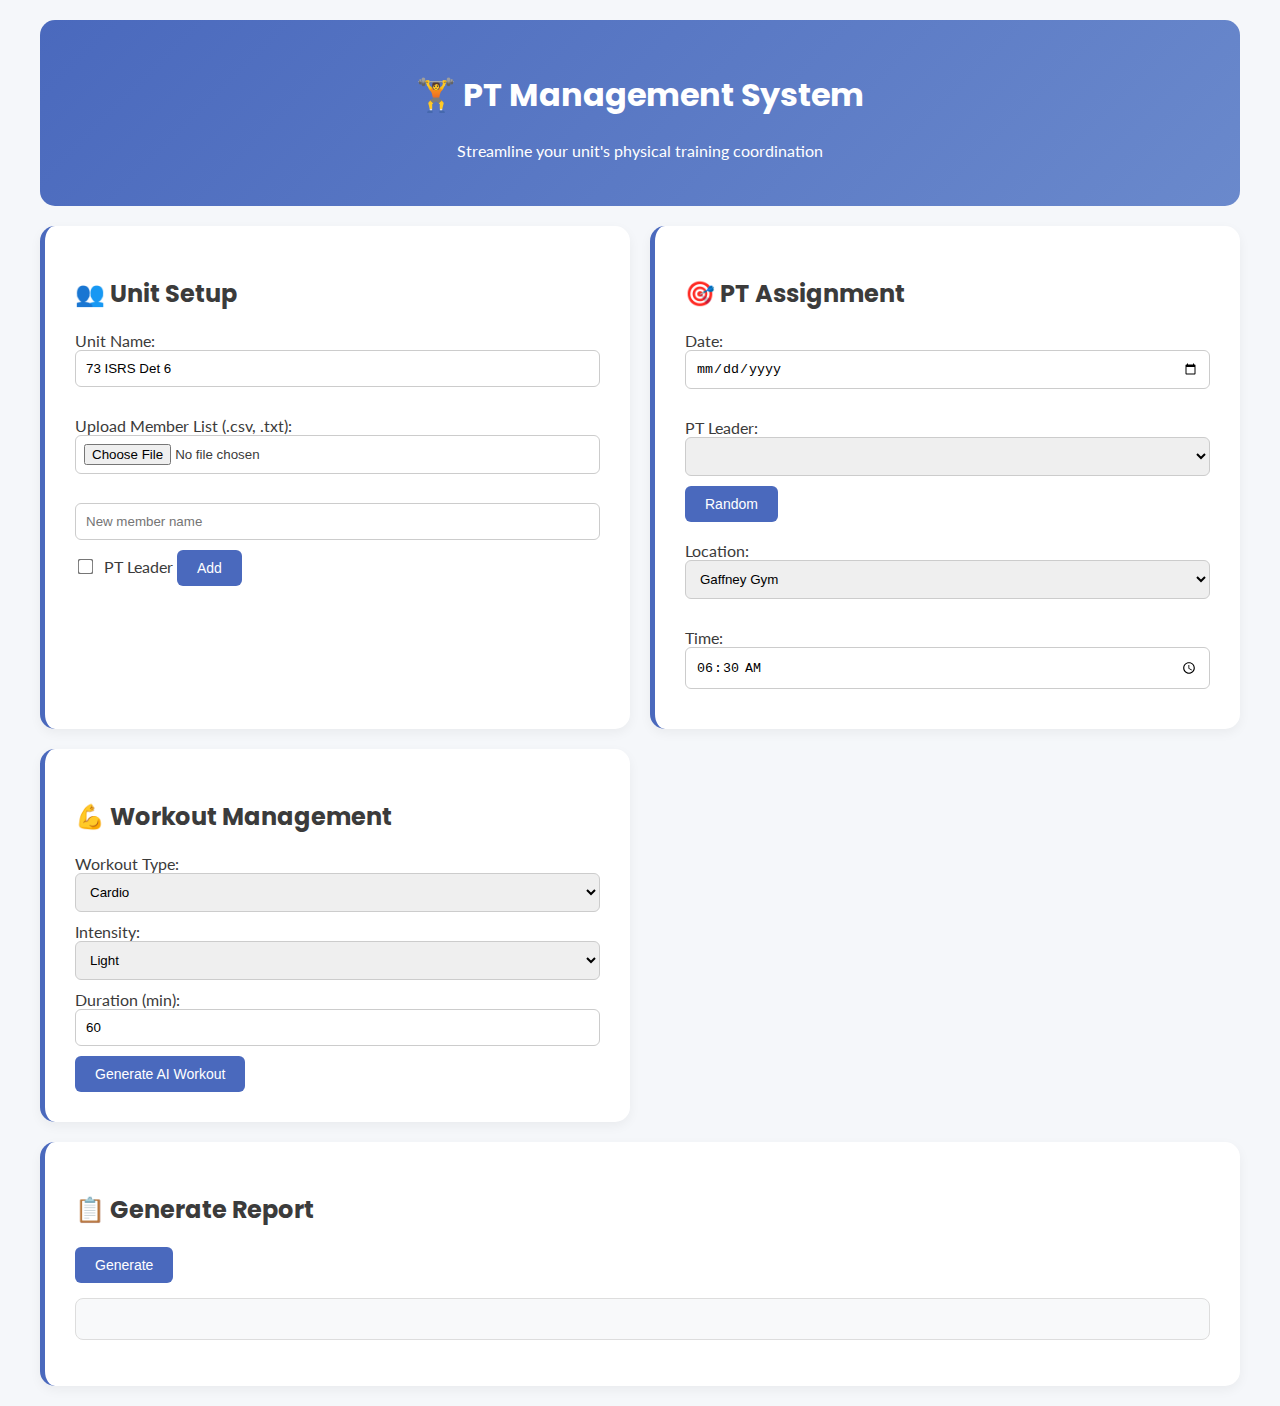
<file: index.html>
<!DOCTYPE html>
<html lang="en">
<head>
    <meta charset="UTF-8">
    <meta name="viewport" content="width=device-width, initial-scale=1.0">
    <title>PT Management System</title>
    <link rel="stylesheet" href="style.css">
    <!-- Add these inside the <head> tag in index.html -->
    <link rel="preconnect" href="https://fonts.googleapis.com">
    <link rel="preconnect" href="https://fonts.gstatic.com" crossorigin>
    <link href="https://fonts.googleapis.com/css2?family=Lato:wght@400;700&family=Poppins:wght@500;700&display=swap" rel="stylesheet">
</head>
<body>
    <div class="container">
        <div class="header">
            <h1>🏋️ PT Management System</h1>
            <p>Streamline your unit's physical training coordination</p>
        </div>

        <div class="main-content">
            <div class="section">
                <h2>👥 Unit Setup</h2>
                <label for="unitName">Unit Name:</label>
                <input type="text" id="unitName" value="73 ISRS Det 6" readonly>
                <br><br>
                <label for="memberFile">Upload Member List (.csv, .txt):</label>
                <input type="file" id="memberFile" accept=".csv,.txt">
                <br><br>
                <input type="text" id="newMember" placeholder="New member name">
                <label for="isPTLeader"><input type="checkbox" id="isPTLeader"> PT Leader</label>
                <button class="btn" id="addMemberBtn">Add</button>
                <div id="memberManagement" class="member-list"></div>
            </div>

            <div class="section">
                <h2>🎯 PT Assignment</h2>
                <label for="ptDate">Date:</label>
                <input type="date" id="ptDate"><br><br>
                <label for="ptLeader">PT Leader:</label>
                <select id="ptLeader"></select>
                <button class="btn" id="randomLeaderBtn">Random</button>
                <br><br>
                <label for="ptLocation">Location:</label>
                <select id="ptLocation">
                    <option value="Gaffney Gym">Gaffney Gym</option>
                    <option value="Eagle Fitness">Eagle Fitness</option>
                    <option value="Parade Field">Parade Field</option>
                    <option value="custom">Custom</option>
                </select>
                <input type="text" id="customLocation" placeholder="Enter custom location" style="display:none;">
                <br><br>
                <label for="ptTime">Time:</label>
                <input type="time" id="ptTime" value="06:30">
            </div>

            <div class="section">
                <h2>💪 Workout Management</h2>
                <label for="workoutType">Workout Type:</label>
                <select id="workoutType">
                    <option value="cardio">Cardio</option>
                    <option value="strength">Strength</option>
                    <option value="mixed">Mixed</option>
                </select>
                <label for="workoutIntensity">Intensity:</label>
                <select id="workoutIntensity">
                    <option value="light">Light</option>
                    <option value="moderate">Moderate</option>
                    <option value="intense">Intense</option>
                </select>
                <label for="workoutDuration">Duration (min):</label>
                <input type="number" id="workoutDuration" value="60">
                <button class="btn" id="generateWorkoutBtn">Generate AI Workout</button>
                <div id="workoutContent"></div>
            </div>

            <div class="section" id="report-section">
                <h2>📋 Generate Report</h2>
                <button class="btn" id="generateReportBtn">Generate</button>
                <button class="btn" id="copyReportBtn" style="display:none;">Copy to Clipboard</button>
                <pre id="reportOutput"></pre>
            </div>
        </div>
    </div>

    <script src="script.js"></script>
</body>
</html>
</file>
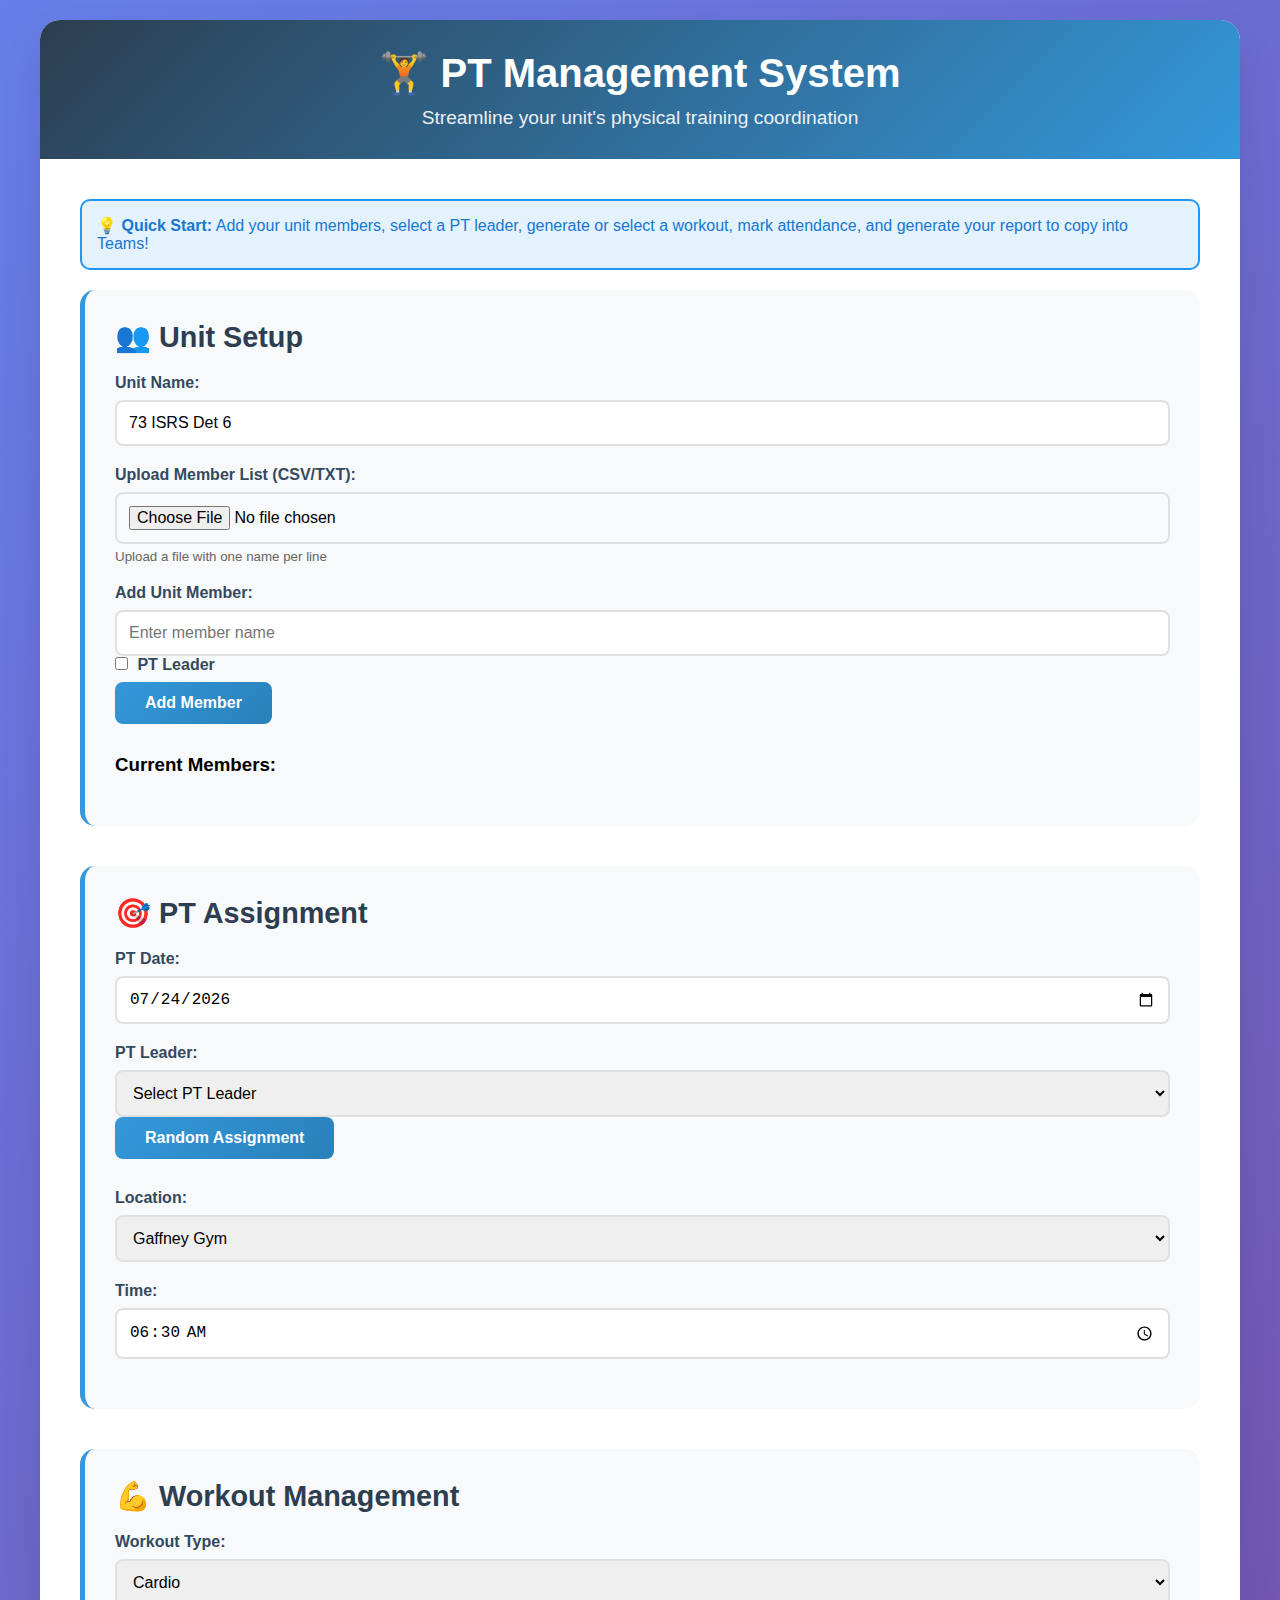
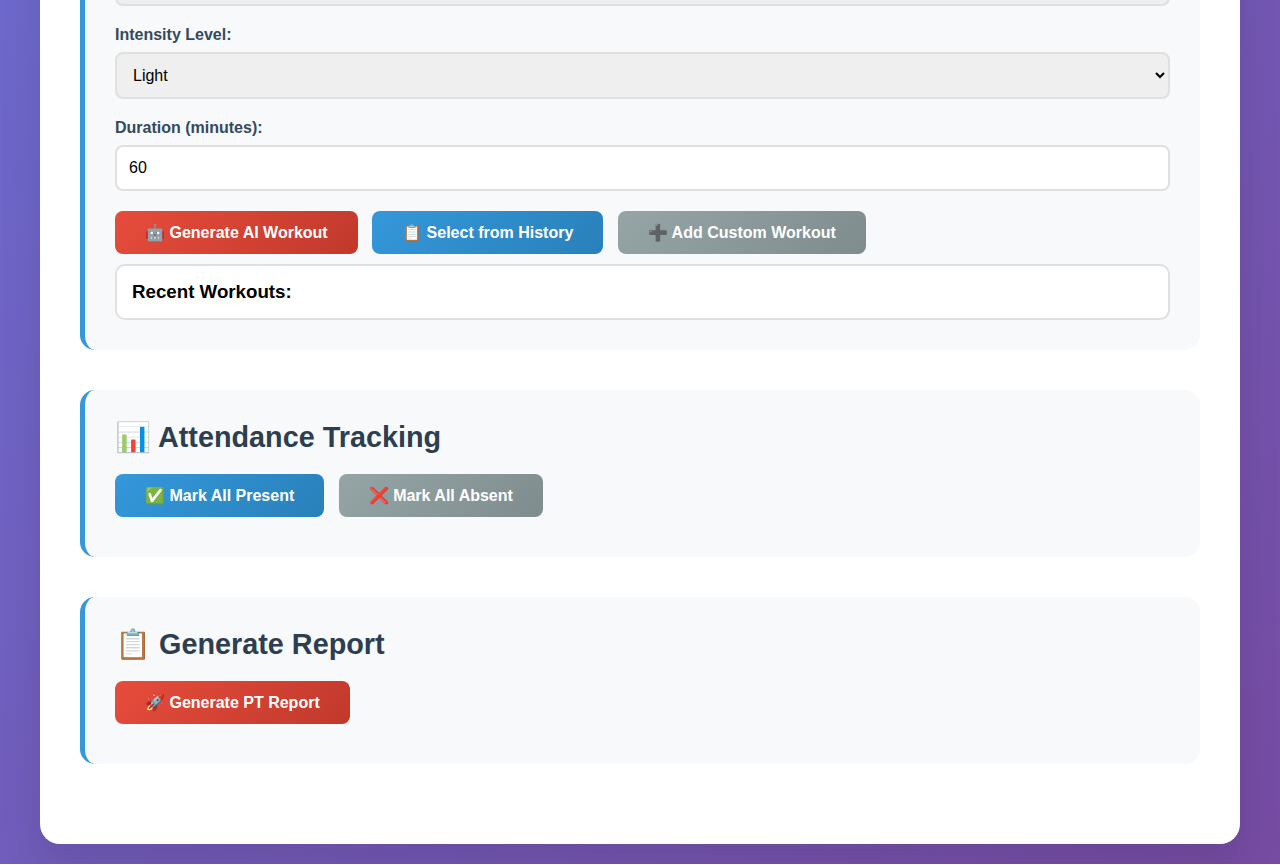
<file: pt_management_app.html>
<!DOCTYPE html>
<html lang="en">
<head>
    <meta charset="UTF-8">
    <meta name="viewport" content="width=device-width, initial-scale=1.0">
    <title>PT Management System</title>
    <style>
        * {
            margin: 0;
            padding: 0;
            box-sizing: border-box;
        }

        body {
            font-family: 'Segoe UI', Tahoma, Geneva, Verdana, sans-serif;
            background: linear-gradient(135deg, #667eea 0%, #764ba2 100%);
            min-height: 100vh;
            padding: 20px;
        }

        .container {
            max-width: 1200px;
            margin: 0 auto;
            background: white;
            border-radius: 20px;
            box-shadow: 0 20px 40px rgba(0,0,0,0.1);
            overflow: hidden;
        }

        .header {
            background: linear-gradient(135deg, #2c3e50 0%, #3498db 100%);
            color: white;
            padding: 30px;
            text-align: center;
        }

        .header h1 {
            font-size: 2.5em;
            margin-bottom: 10px;
            font-weight: 700;
        }

        .header p {
            font-size: 1.2em;
            opacity: 0.9;
        }

        .main-content {
            padding: 40px;
        }

        .section {
            margin-bottom: 40px;
            padding: 30px;
            background: #f8f9fa;
            border-radius: 15px;
            border-left: 5px solid #3498db;
        }

        .section h2 {
            color: #2c3e50;
            margin-bottom: 20px;
            font-size: 1.8em;
            display: flex;
            align-items: center;
            gap: 10px;
        }

        .form-group {
            margin-bottom: 20px;
        }

        label {
            display: block;
            margin-bottom: 8px;
            font-weight: 600;
            color: #34495e;
        }

        input, select, textarea {
            width: 100%;
            padding: 12px;
            border: 2px solid #e0e0e0;
            border-radius: 8px;
            font-size: 16px;
            transition: border-color 0.3s;
        }

        input:focus, select:focus, textarea:focus {
            outline: none;
            border-color: #3498db;
        }

        .btn {
            background: linear-gradient(135deg, #3498db 0%, #2980b9 100%);
            color: white;
            padding: 12px 30px;
            border: none;
            border-radius: 8px;
            cursor: pointer;
            font-size: 16px;
            font-weight: 600;
            transition: transform 0.2s, box-shadow 0.2s;
            margin-right: 10px;
            margin-bottom: 10px;
        }

        .btn:hover {
            transform: translateY(-2px);
            box-shadow: 0 5px 15px rgba(52, 152, 219, 0.4);
        }

        .btn-secondary {
            background: linear-gradient(135deg, #95a5a6 0%, #7f8c8d 100%);
        }

        .btn-generate {
            background: linear-gradient(135deg, #e74c3c 0%, #c0392b 100%);
        }

        .member-list {
            display: grid;
            grid-template-columns: repeat(auto-fit, minmax(250px, 1fr));
            gap: 15px;
            margin-top: 20px;
        }

        .member-item {
            background: white;
            padding: 15px;
            border-radius: 10px;
            border: 2px solid #e0e0e0;
            display: flex;
            align-items: center;
            gap: 12px;
            transition: transform 0.2s, box-shadow 0.2s;
        }

        .member-item:hover {
            transform: translateY(-2px);
            box-shadow: 0 5px 15px rgba(0,0,0,0.1);
        }

        .member-item input[type="checkbox"] {
            width: 20px;
            height: 20px;
        }

        .member-item.absent {
            background: #ffebee;
            border-color: #e57373;
        }

        .alibi-input {
            margin-top: 10px;
            width: 100%;
        }

        .workout-display {
            background: white;
            padding: 20px;
            border-radius: 10px;
            border: 2px solid #e0e0e0;
            margin-top: 20px;
        }

        .output-section {
            background: #2c3e50;
            color: white;
            padding: 30px;
            margin-top: 30px;
            border-radius: 15px;
        }

        .output-text {
            background: #34495e;
            padding: 20px;
            border-radius: 10px;
            font-family: 'Courier New', monospace;
            white-space: pre-wrap;
            margin: 20px 0;
            border: 2px solid #4a5f7a;
        }

        .stats-grid {
            display: grid;
            grid-template-columns: repeat(auto-fit, minmax(200px, 1fr));
            gap: 20px;
            margin-top: 20px;
        }

        .stat-card {
            background: white;
            padding: 20px;
            border-radius: 10px;
            text-align: center;
            border: 2px solid #e0e0e0;
        }

        .stat-number {
            font-size: 2em;
            font-weight: bold;
            color: #3498db;
        }

        .workout-history {
            max-height: 300px;
            overflow-y: auto;
            background: white;
            padding: 15px;
            border-radius: 10px;
            border: 2px solid #e0e0e0;
        }

        .workout-item {
            padding: 10px;
            border-bottom: 1px solid #eee;
            display: flex;
            justify-content: space-between;
            align-items: center;
        }

        .workout-item:last-child {
            border-bottom: none;
        }

        .alert {
            padding: 15px;
            border-radius: 10px;
            margin-bottom: 20px;
            border: 2px solid;
        }

        .alert-info {
            background: #e3f2fd;
            border-color: #2196f3;
            color: #1976d2;
        }

        @media (max-width: 768px) {
            .main-content {
                padding: 20px;
            }
            
            .section {
                padding: 20px;
            }
            
            .member-list {
                grid-template-columns: 1fr;
            }
        }
    </style>
</head>
<body>
    <div class="container">
        <div class="header">
            <h1>🏋️ PT Management System</h1>
            <p>Streamline your unit's physical training coordination</p>
        </div>

        <div class="main-content">
            <div class="alert alert-info">
                <strong>💡 Quick Start:</strong> Add your unit members, select a PT leader, generate or select a workout, mark attendance, and generate your report to copy into Teams!
            </div>

            <!-- Unit Setup Section -->
            <div class="section">
                <h2>👥 Unit Setup</h2>
                <div class="form-group">
                    <label for="unitName">Unit Name:</label>
                    <input type="text" id="unitName" placeholder="Enter your unit name" value="73 ISRS Det 6" readonly>
                </div>
                <div class="form-group">
                    <label for="memberFile">Upload Member List (CSV/TXT):</label>
                    <input type="file" id="memberFile" accept=".csv,.txt" onchange="uploadMemberList()">
                    <small style="color: #666; display: block; margin-top: 5px;">Upload a file with one name per line</small>
                </div>
                <div class="form-group">
                    <label for="newMember">Add Unit Member:</label>
                    <input type="text" id="newMember" placeholder="Enter member name">
                    <label>
                        <input type="checkbox" id="isPTLeader" style="width: auto; margin-right: 5px;">
                        PT Leader
                    </label>
                    <button class="btn" onclick="addMember()">Add Member</button>
                </div>
                <div class="form-group">
                    <h3>Current Members:</h3>
                    <div id="memberManagement" class="member-management">
                        <!-- Member management will be populated here -->
                    </div>
                </div>
            </div>

            <!-- PT Assignment Section -->
            <div class="section">
                <h2>🎯 PT Assignment</h2>
                <div class="form-group">
                    <label for="ptDate">PT Date:</label>
                    <input type="date" id="ptDate">
                </div>
                <div class="form-group">
                    <label for="ptLeader">PT Leader:</label>
                    <select id="ptLeader">
                        <option value="">Select PT Leader</option>
                    </select>
                    <button class="btn" onclick="assignRandomLeader()">Random Assignment</button>
                </div>
                <div class="form-group">
                    <label for="ptLocation">Location:</label>
                    <select id="ptLocation">
    		    <option value="Gaffney Gym">Gaffney Gym</option>
    		    <option value="Eagle Fitness">Eagle Fitness</option>
   		    <option value="Parade Field">Parade Field</option>
    		    <option value="custom">Other (Custom)</option>
		</select>
		<input type="text" id="customLocation" placeholder="Enter custom location" style="display:none; margin-top: 10px;">
                </div>
                <div class="form-group">
                    <label for="ptTime">Time:</label>
                    <input type="time" id="ptTime" value="06:30">
                </div>
            </div>

            <!-- Workout Section -->
            <div class="section">
                <h2>💪 Workout Management</h2>
                <div class="form-group">
                    <label for="workoutType">Workout Type:</label>
                    <select id="workoutType">
                        <option value="cardio">Cardio</option>
                        <option value="strength">Strength Training</option>
                        <option value="mixed">Mixed/Circuit</option>
                        <option value="running">Running</option>
                        <option value="calisthenics">Calisthenics</option>
                        <option value="team">Team Building</option>
                    </select>
                </div>
                <div class="form-group">
                    <label for="workoutIntensity">Intensity Level:</label>
                    <select id="workoutIntensity">
                        <option value="light">Light</option>
                        <option value="moderate">Moderate</option>
                        <option value="intense">Intense</option>
                    </select>
                </div>
                <div class="form-group">
                    <label for="workoutDuration">Duration (minutes):</label>
                    <input type="number" id="workoutDuration" min="15" max="120" value="60">
                </div>
                <button class="btn btn-generate" onclick="generateWorkout()">🤖 Generate AI Workout</button>
                <button class="btn" onclick="selectFromHistory()">📋 Select from History</button>
                <button class="btn btn-secondary" onclick="addCustomWorkout()">➕ Add Custom Workout</button>
                
                <div class="workout-display" id="workoutDisplay" style="display: none;">
                    <h3>Selected Workout:</h3>
                    <div id="workoutContent"></div>
                </div>

                <div class="workout-history" id="workoutHistory">
                    <h3>Recent Workouts:</h3>
                    <div id="historyList"></div>
                </div>
            </div>

            <!-- Attendance Section -->
            <div class="section">
                <h2>📊 Attendance Tracking</h2>
                <div class="member-list" id="memberList">
                    <!-- Members will be populated here -->
                </div>
                <button class="btn" onclick="markAllPresent()">✅ Mark All Present</button>
                <button class="btn btn-secondary" onclick="markAllAbsent()">❌ Mark All Absent</button>
            </div>

            <!-- Report Generation -->
            <div class="section">
                <h2>📋 Generate Report</h2>
                <button class="btn btn-generate" onclick="generateReport()">🚀 Generate PT Report</button>
                <div class="output-section" id="outputSection" style="display: none;">
                    <h3>📄 Copy This Report to Teams:</h3>
                    <div class="output-text" id="reportOutput"></div>
                    <button class="btn" onclick="copyToClipboard()">📋 Copy to Clipboard</button>
                </div>
            </div>
        </div>
    </div>

    <script>
        
	document.getElementById('ptLocation').addEventListener('change', function() {
    	const customInput = document.getElementById('customLocation');
   	customInput.style.display = this.value === 'custom' ? 'block' : 'none';
	});


	// Data Storage
        let members = []; // [{ name: 'John Doe', isPTLeader: true }]
        let workoutHistory = [];
        let attendanceHistory = [];
        let ptSessions = 0;

        // Initialize the app
        function init() {
            loadData();
            setTodayDate();
            updateStats();
            updateMemberList();
            updateWorkoutHistory();
            updatePTLeaderOptions();
        }

        // Set today's date
        function setTodayDate() {
            const today = new Date().toISOString().split('T')[0];
            document.getElementById('ptDate').value = today;
        }

        // Load data from localStorage
        function loadData() {
            const savedMembers = localStorage.getItem('ptMembers');
            const savedWorkouts = localStorage.getItem('ptWorkouts');
            const savedAttendance = localStorage.getItem('ptAttendance');
            const savedSessions = localStorage.getItem('ptSessions');

            if (savedMembers) members = JSON.parse(savedMembers);
            if (savedWorkouts) workoutHistory = JSON.parse(savedWorkouts);
            if (savedAttendance) attendanceHistory = JSON.parse(savedAttendance);
            if (savedSessions) ptSessions = parseInt(savedSessions);
        }

        // Save data to localStorage
        function saveData() {
            localStorage.setItem('ptMembers', JSON.stringify(members));
            localStorage.setItem('ptWorkouts', JSON.stringify(workoutHistory));
            localStorage.setItem('ptAttendance', JSON.stringify(attendanceHistory));
            localStorage.setItem('ptSessions', ptSessions.toString());
        }

        // Add member
        function addMember() {
            const input = document.getElementById('newMember');
            const name = input.value.trim();
	    const isLeader = document.getElementById('isPTLeader').checked;

	if (name && !members.some(m => m.name === name)) {
    		members.push({ name, isPTLeader: isLeader });
                input.value = '';
                updateMemberList();
                updatePTLeaderOptions();
                updateStats();
                saveData();
            }
        }
	
	function uploadMemberList() {
   	    const fileInput = document.getElementById('memberFile');
   	    const file = fileInput.files[0];

   	    if (!file) return;

    	    const reader = new FileReader();
    	    reader.onload = function(e) {
                const lines = e.target.result.split('\n').map(line => line.trim()).filter(Boolean);
                lines.forEach(line => {
            	    const [name, tag] = line.split(',').map(p => p.trim());
            	    if (name && !members.some(m => m.name === name)) {
                	members.push({ name, isPTLeader: tag?.toLowerCase() === 'pt' });
            	    }
        	});
        	updateMemberList();
        	updatePTLeaderOptions();
        	updateStats();
        	saveData();
    	    };
    	    reader.readAsText(file);
	}

        // Update member list for attendance
        function updateMemberList() {
            const memberList = document.getElementById('memberList');
            memberList.innerHTML = '';
            
            members.forEach(member => {
                const memberDiv = document.createElement('div');
                memberDiv.className = 'member-item';
                memberDiv.innerHTML = `
                    <input type="checkbox" id="member-${member}" onchange="toggleMemberStatus('${member}')">
                    <label for="member-${name}">${name}${isPTLeader ? ' ⭐' : ''}</label>
                    <div class="alibi-input" id="alibi-${member}" style="display: none;">
                        <input type="text" placeholder="Reason for absence..." id="reason-${member}">
                    </div>
                `;
                memberList.appendChild(memberDiv);
            });
        }

        // Toggle member attendance status
        function toggleMemberStatus(member) {
            const checkbox = document.getElementById(`member-${member}`);
            const memberDiv = checkbox.closest('.member-item');
            const alibiDiv = document.getElementById(`alibi-${member}`);
            
            if (checkbox.checked) {
                memberDiv.classList.remove('absent');
                alibiDiv.style.display = 'none';
            } else {
                memberDiv.classList.add('absent');
                alibiDiv.style.display = 'block';
            }
        }

        // Update PT leader options
        function updatePTLeaderOptions() {
            const select = document.getElementById('ptLeader');
            select.innerHTML = '<option value="">Select PT Leader</option>';
            
            members.filter(m => m.isPTLeader).forEach(({ name }) => {
                const option = document.createElement('option');
                option.value = name;
                option.textContent = member;
                select.appendChild(option);
            });
        }

        // Assign random PT leader
        function assignRandomLeader() {
            if (members.length === 0) return;
            
            const leaders = members.filter(m => m.isPTLeader);
	    if (leaders.length === 0) return;
	    const randomIndex = Math.floor(Math.random() * leaders.length);
	    const randomMember = leaders[randomIndex].name;
        }

        // Generate AI workout
        function generateWorkout() {
            const type = document.getElementById('workoutType').value;
            const intensity = document.getElementById('workoutIntensity').value;
            const duration = document.getElementById('workoutDuration').value;
            
            // Simulated AI workout generation
            const workouts = {
                cardio: {
                    light: [`15 min warm-up walk\n20 min light jogging\n10 min cool-down stretching\n5 min breathing exercises`],
                    moderate: [`10 min warm-up\n30 min interval running (2 min run, 1 min walk)\n15 min circuit: jumping jacks, mountain climbers, burpees\n5 min cool-down`],
                    intense: [`5 min dynamic warm-up\n20 min HIIT sprints\n20 min cardio circuit\n10 min core work\n5 min stretching`]
                },
                strength: {
                    light: [`10 min warm-up\n3 sets of 10 push-ups\n3 sets of 15 squats\n3 sets of 30-sec planks\n2 sets of 10 lunges\n10 min stretching`],
                    moderate: [`10 min warm-up\n4 sets of 15 push-ups\n4 sets of 20 squats\n3 sets of 45-sec planks\n3 sets of 12 lunges each leg\n15 min stretching`],
                    intense: [`5 min dynamic warm-up\n5 sets of 20 push-ups\n5 sets of 25 squats\n4 sets of 60-sec planks\n4 sets of 15 lunges each leg\n3 sets of 10 burpees\n10 min stretching`]
                },
                mixed: {
                    light: [`10 min warm-up\n15 min light calisthenics\n20 min walking\n10 min yoga stretches\n5 min meditation`],
                    moderate: [`10 min warm-up\n20 min circuit training\n20 min jogging\n10 min strength exercises`],
                    intense: [`5 min warm-up\n25 min high-intensity circuit\n20 min running\n10 min strength finisher`]
                }
            };
            
            const selectedWorkout = workouts[type][intensity][0];
            displayWorkout(`AI Generated ${type.charAt(0).toUpperCase() + type.slice(1)} Workout (${intensity})`, selectedWorkout);
        }

        // Display workout
        function displayWorkout(title, content) {
            const display = document.getElementById('workoutDisplay');
            const contentDiv = document.getElementById('workoutContent');
            
            contentDiv.innerHTML = `<h4>${title}</h4><p style="white-space: pre-line; margin-top: 10px;">${content}</p>`;
            display.style.display = 'block';
        }

        // Add custom workout
        function addCustomWorkout() {
            const name = prompt('Enter workout name:');
            const content = prompt('Enter workout details:');
            
            if (name && content) {
                const workout = {
                    name: name,
                    content: content,
                    date: new Date().toISOString().split('T')[0],
                    type: 'custom'
                };
                
                workoutHistory.unshift(workout);
                updateWorkoutHistory();
                displayWorkout(name, content);
                saveData();
            }
        }

        // Update workout history
        function updateWorkoutHistory() {
            const historyList = document.getElementById('historyList');
            historyList.innerHTML = '';
            
            workoutHistory.slice(0, 10).forEach((workout, index) => {
                const workoutDiv = document.createElement('div');
                workoutDiv.className = 'workout-item';
                workoutDiv.innerHTML = `
                    <span>${workout.name} (${workout.date})</span>
                    <button class="btn" onclick="selectWorkout(${index})">Select</button>
                `;
                historyList.appendChild(workoutDiv);
            });
        }

        // Select workout from history
        function selectWorkout(index) {
            const workout = workoutHistory[index];
            displayWorkout(workout.name, workout.content);
        }

        // Mark all present/absent
        function markAllPresent() {
            members.forEach(member => {
                const checkbox = document.getElementById(`member-${member}`);
                const memberDiv = checkbox.closest('.member-item');
                const alibiDiv = document.getElementById(`alibi-${member}`);
                
                checkbox.checked = true;
                memberDiv.classList.remove('absent');
                alibiDiv.style.display = 'none';
            });
        }

        function markAllAbsent() {
            members.forEach(member => {
                const checkbox = document.getElementById(`member-${member}`);
                const memberDiv = checkbox.closest('.member-item');
                const alibiDiv = document.getElementById(`alibi-${member}`);
                
                checkbox.checked = false;
                memberDiv.classList.add('absent');
                alibiDiv.style.display = 'block';
            });
        }

        // Generate report
        function generateReport() {
            const unitName = document.getElementById('unitName').value;
            const ptDate = document.getElementById('ptDate').value;
            const ptLeader = document.getElementById('ptLeader').value;
            let ptLocation = document.getElementById('ptLocation').value;
	    if (ptLocation === 'custom') {
            	ptLocation = document.getElementById('customLocation').value || 'Custom Location';
	    }

            const ptTime = document.getElementById('ptTime').value;
            
            const workoutContent = document.getElementById('workoutContent').textContent;
            
            let present = [];
            let absent = [];
            
            members.forEach(member => {
                const checkbox = document.getElementById(`member-${member}`);
                if (checkbox.checked) {
                    present.push(member);
                } else {
                    const reason = document.getElementById(`reason-${member}`).value;
                    absent.push(reason ? `${member} (${reason})` : member);
                }
            });
            
            const report = `🏋️ **PT REPORT - ${unitName}**
📅 Date: ${ptDate}
🕐 Time: ${ptTime}
📍 Location: ${ptLocation}
👤 PT Leader: ${ptLeader}

💪 **Workout:**
${workoutContent || 'No workout selected'}

📊 **Attendance:**
✅ Present (${present.length}): ${present.join(', ') || 'None'}
❌ Absent (${absent.length}): ${absent.join(', ') || 'None'}

📈 **Attendance Rate:** ${Math.round((present.length / members.length) * 100)}%

Generated by PT Management System`;
            
            document.getElementById('reportOutput').textContent = report;
            document.getElementById('outputSection').style.display = 'block';
            
            // Save attendance data
            attendanceHistory.push({
                date: ptDate,
                present: present.length,
                absent: absent.length,
                total: members.length
            });
            
            ptSessions++;
            updateStats();
            saveData();
        }

        // Copy to clipboard
        function copyToClipboard() {
            const reportText = document.getElementById('reportOutput').textContent;
            navigator.clipboard.writeText(reportText).then(() => {
                alert('Report copied to clipboard!');
            });
        }

        // Update statistics
        function updateStats() {
            document.getElementById('totalMembers').textContent = members.length;
            document.getElementById('totalSessions').textContent = ptSessions;
            
            if (attendanceHistory.length > 0) {
                const totalAttendance = attendanceHistory.reduce((sum, session) => sum + session.present, 0);
                const totalPossible = attendanceHistory.reduce((sum, session) => sum + session.total, 0);
                const avgAttendance = totalPossible > 0 ? Math.round((totalAttendance / totalPossible) * 100) : 0;
                document.getElementById('avgAttendance').textContent = avgAttendance + '%';
            }
        }

        // Initialize app when page loads
        window.onload = init;
    </script>
</body>
</html>
</file>
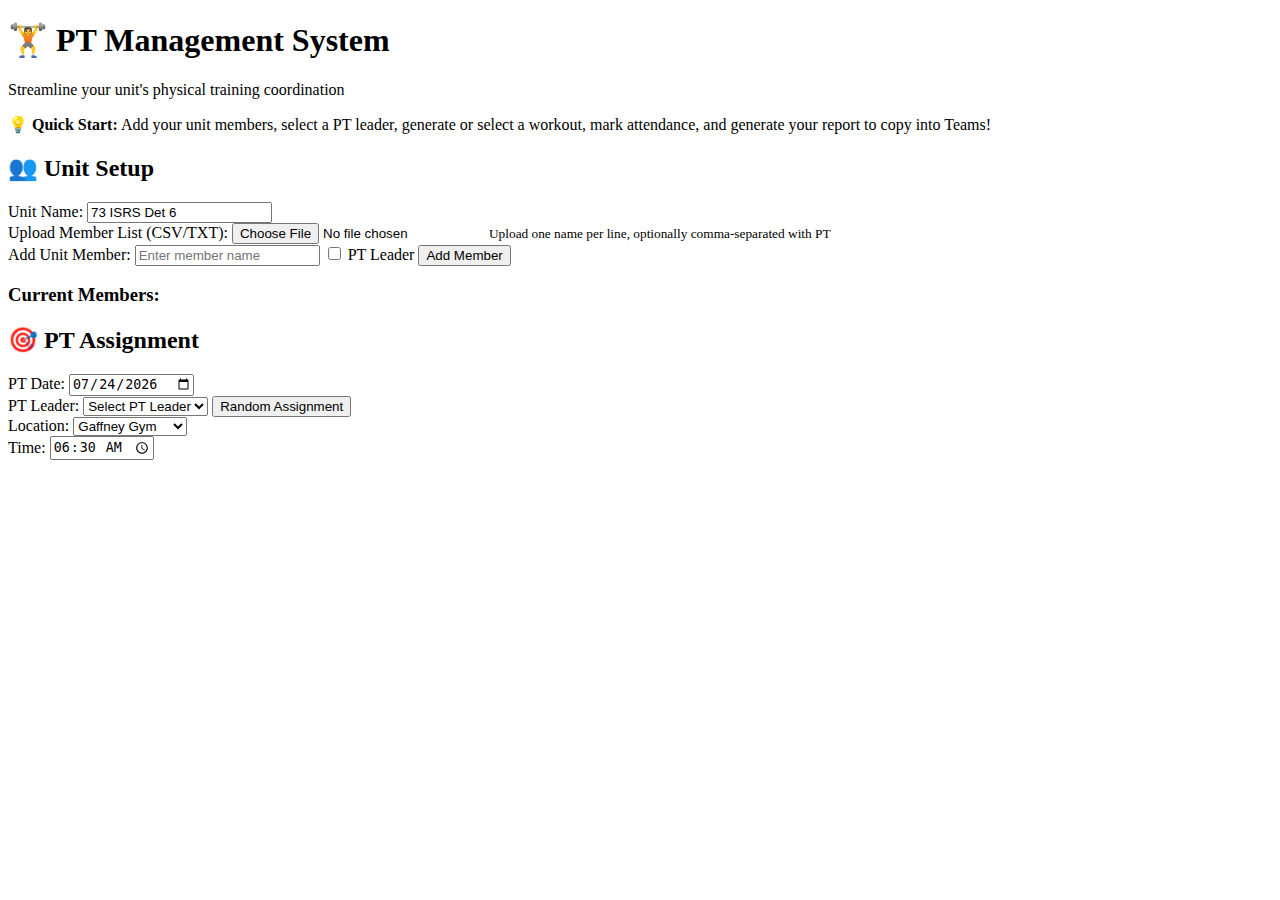
<file: pt_management_update.html>
<!DOCTYPE html>
<html lang="en">
<head>
    <meta charset="UTF-8">
    <meta name="viewport" content="width=device-width, initial-scale=1.0">
    <title>PT Management System</title>
    <style>
        /* Existing styles (unchanged) */
        /* ... truncated for brevity ... */
    </style>
</head>
<body>
    <div class="container">
        <div class="header">
            <h1>🏋️ PT Management System</h1>
            <p>Streamline your unit's physical training coordination</p>
        </div>

        <div class="main-content">
            <div class="alert alert-info">
                <strong>💡 Quick Start:</strong> Add your unit members, select a PT leader, generate or select a workout, mark attendance, and generate your report to copy into Teams!
            </div>

            <!-- Unit Setup Section -->
            <div class="section">
                <h2>👥 Unit Setup</h2>
                <div class="form-group">
                    <label for="unitName">Unit Name:</label>
                    <input type="text" id="unitName" value="73 ISRS Det 6" readonly>
                </div>
                <div class="form-group">
                    <label for="memberFile">Upload Member List (CSV/TXT):</label>
                    <input type="file" id="memberFile" accept=".csv,.txt" onchange="uploadMemberList()">
                    <small>Upload one name per line, optionally comma-separated with PT</small>
                </div>
                <div class="form-group">
                    <label for="newMember">Add Unit Member:</label>
                    <input type="text" id="newMember" placeholder="Enter member name">
                    <label><input type="checkbox" id="isPTLeader"> PT Leader</label>
                    <button class="btn" onclick="addMember()">Add Member</button>
                </div>
                <div class="form-group">
                    <h3>Current Members:</h3>
                    <div id="memberManagement"></div>
                </div>
            </div>

            <!-- PT Assignment Section -->
            <div class="section">
                <h2>🎯 PT Assignment</h2>
                <div class="form-group">
                    <label for="ptDate">PT Date:</label>
                    <input type="date" id="ptDate">
                </div>
                <div class="form-group">
                    <label for="ptLeader">PT Leader:</label>
                    <select id="ptLeader"><option value="">Select PT Leader</option></select>
                    <button class="btn" onclick="assignRandomLeader()">Random Assignment</button>
                </div>
                <div class="form-group">
                    <label for="ptLocation">Location:</label>
                    <select id="ptLocation">
                        <option value="Gaffney Gym">Gaffney Gym</option>
                        <option value="Eagle Fitness">Eagle Fitness</option>
                        <option value="Parade Field">Parade Field</option>
                        <option value="custom">Other (Custom)</option>
                    </select>
                    <input type="text" id="customLocation" placeholder="Enter custom location" style="display:none; margin-top:10px;">
                </div>
                <div class="form-group">
                    <label for="ptTime">Time:</label>
                    <input type="time" id="ptTime" value="06:30">
                </div>
            </div>

            <!-- Additional Sections Unchanged -->
            <!-- ... Workout Management, Attendance, Report Generation ... -->
        </div>
    </div>

    <script>
        let members = [];

        function init() {
            const today = new Date().toISOString().split('T')[0];
            document.getElementById('ptDate').value = today;
            document.getElementById('ptLocation').addEventListener('change', function () {
                const custom = document.getElementById('customLocation');
                custom.style.display = this.value === 'custom' ? 'block' : 'none';
            });
            loadData();
            updateUI();
        }

        function addMember() {
            const name = document.getElementById('newMember').value.trim();
            const isPTLeader = document.getElementById('isPTLeader').checked;
            if (name && !members.some(m => m.name === name)) {
                members.push({ name, isPTLeader });
                saveData();
                updateUI();
            }
        }

        function uploadMemberList() {
            const file = document.getElementById('memberFile').files[0];
            if (!file) return;
            const reader = new FileReader();
            reader.onload = function (e) {
                const lines = e.target.result.split('\n');
                lines.forEach(line => {
                    const [name, tag] = line.split(',').map(x => x.trim());
                    if (name && !members.some(m => m.name === name)) {
                        members.push({ name, isPTLeader: tag?.toLowerCase() === 'pt' });
                    }
                });
                saveData();
                updateUI();
            };
            reader.readAsText(file);
        }

        function assignRandomLeader() {
            const ptLeaders = members.filter(m => m.isPTLeader);
            if (ptLeaders.length === 0) return;
            const random = ptLeaders[Math.floor(Math.random() * ptLeaders.length)];
            document.getElementById('ptLeader').value = random.name;
        }

        function updateUI() {
            const leaderSelect = document.getElementById('ptLeader');
            const listDiv = document.getElementById('memberManagement');
            leaderSelect.innerHTML = '<option value="">Select PT Leader</option>';
            listDiv.innerHTML = '';
            members.forEach(({ name, isPTLeader }) => {
                const option = document.createElement('option');
                option.value = name;
                option.textContent = name;
                if (isPTLeader) leaderSelect.appendChild(option);
                const div = document.createElement('div');
                div.textContent = name + (isPTLeader ? ' ⭐' : '');
                listDiv.appendChild(div);
            });
        }

        function saveData() {
            localStorage.setItem('ptMembers', JSON.stringify(members));
        }

        function loadData() {
            const data = localStorage.getItem('ptMembers');
            if (data) members = JSON.parse(data);
        }

        window.onload = init;
    </script>
</body>
</html>
</file>
<file: style.css>
/* Add this to the top of style.css */
:root {
    --primary-color: #4a69bd; /* A strong, professional blue */
    --secondary-color: #6a89cc;
    --background-color: #f5f7fa; /* A very light grey for the page background */
    --surface-color: #ffffff; /* The background for cards/sections */
    --text-color: #3b3b3b;
    --heading-font: 'Poppins', sans-serif;
    --body-font: 'Lato', sans-serif;
    --success-color: #28a745;
    --error-color: #dc3545;
    --info-color: #17a2b8;
}

/* Add your original styles here - restoring full UI */
body {
    font-family: var(--body-font);
    background-color: var(--background-color);
    color: var(--text-color);
    margin: 0;
    padding: 20px;
}

h1, h2 {
    font-family: var(--heading-font);
}

.header {
    background: linear-gradient(135deg, var(--primary-color) 0%, var(--secondary-color) 100%);
    color: white;
    padding: 30px;
    text-align: center;
    border-radius: 15px;
    margin-bottom: 20px;
}

.container {
    max-width: 1200px;
    margin: 0 auto;
}

.main-content {
    display: grid;
    grid-template-columns: 1fr 1fr;
    gap: 20px;
}

.section {
    margin-bottom: 0; /* The grid gap now handles spacing */
    padding: 30px;
    background: var(--surface-color);
    border-radius: 15px;
    border-left: 5px solid var(--primary-color);
    box-shadow: 0 4px 12px rgba(0,0,0,0.05); /* Add a subtle shadow */
}

.btn {
    background: var(--primary-color);
    color: white;
    border: none;
    padding: 10px 20px;
    border-radius: 6px;
    cursor: pointer;
    font-size: 14px;
    transition: all 0.3s ease; /* Smooth transition for all changes */
}

.btn:hover {
    background: var(--secondary-color);
    transform: translateY(-2px); /* Lift the button on hover */
    box-shadow: 0 4px 8px rgba(0,0,0,0.1);
}

.btn:disabled {
    background: #ccc;
    cursor: not-allowed;
    transform: none;
    box-shadow: none;
}

.member-list {
    display: grid;
    grid-template-columns: repeat(auto-fill, minmax(250px, 1fr));
    gap: 15px;
    margin-top: 20px;
}

.member-item {
    background: white;
    padding: 15px;
    border: 1px solid #ddd;
    border-radius: 8px;
    display: flex;
    justify-content: space-between;
    align-items: center;
    box-shadow: 0 2px 4px rgba(0,0,0,0.05);
}

.delete-btn {
    background: none;
    border: none;
    cursor: pointer;
    font-size: 1.2em;
    padding: 5px;
    line-height: 1;
    transition: transform 0.2s ease;
}

.delete-btn:hover {
    transform: scale(1.1);
}

/* Style for the secondary button (like 'Hide Members') */
.btn-secondary {
    background-color: #6c757d;
}
.btn-secondary:hover {
    background-color: #5a6268;
}

/* Class to hide the member list */
.members-hidden {
    display: none;
}

/* --- Workout History Styles --- */
.workout-history {
    margin-bottom: 20px;
    padding: 15px;
    background-color: #f8f9fa;
    border-radius: 8px;
}
.workout-history h3 {
    margin-top: 0;
}
#workoutHistoryList {
    list-style: none;
    padding: 0;
    max-height: 150px;
    overflow-y: auto;
}
#workoutHistoryList li {
    padding: 8px;
    border-bottom: 1px solid #e0e0e0;
    cursor: pointer;
    transition: background-color 0.2s;
}
#workoutHistoryList li:hover {
    background-color: #e9ecef;
}
#workoutHistoryList li:last-child {
    border-bottom: none;
}

/* --- Attendance Styles --- */
/* --- Enhanced Attendance Styles --- */
.attendance-item {
    display: flex;
    justify-content: space-between;
    align-items: center;
    padding: 15px;
    border: 1px solid #ddd;
    border-radius: 8px;
    margin-bottom: 10px;
    background-color: white;
}

.attendance-controls {
    display: flex;
    gap: 8px;
}

.status-btn {
    padding: 6px 12px;
    border: none;
    border-radius: 4px;
    cursor: pointer;
    font-size: 12px;
    transition: all 0.2s ease;
    opacity: 0.7;
}

.status-btn.active {
    opacity: 1;
    font-weight: bold;
    transform: scale(1.05);
}

.status-present { background-color: var(--success-color); color: white; }
.status-absent { background-color: var(--error-color); color: white; }
.status-excused { background-color: var(--info-color); color: white; }

.btn.active {
    background-color: var(--secondary-color);
    transform: translateY(-1px);
}

.status-present { background-color: var(--success-color); color: white; }
.status-absent { background-color: var(--error-color); color: white; }
.status-excused { background-color: var(--info-color); color: white; }

/* --- AI Chatbot Styles --- */
#aiChatContainer {
    border: 1px solid #ddd;
    border-radius: 8px;
    padding: 15px;
    margin-top: 15px;
    margin-bottom: 20px;
}
#chatBox {
    height: 200px;
    overflow-y: auto;
    margin-bottom: 15px;
    display: flex;
    flex-direction: column;
    gap: 10px;
}
.chat-message {
    padding: 10px;
    border-radius: 10px;
    max-width: 80%;
}
.user-message {
    background-color: #e9ecef;
    align-self: flex-end;
    text-align: right;
}
.ai-message {
    background-color: #d1e7dd;
    align-self: flex-start;
}
.ai-message button {
    margin-top: 10px;
    font-size: 14px;
    padding: 6px 12px;
}
.chat-input-area {
    display: flex;
    gap: 10px;
}

/* --- Today's Workout Display --- */
.workout-display {
    background-color: #fff;
    border: 1px solid #ddd;
    border-radius: 8px;
    padding: 20px;
    min-height: 100px;
    white-space: pre-wrap; /* Preserves formatting from AI */
}

/* Add these styles for inputs and the new spinner */
input[type="text"],
input[type="date"],
input[type="time"],
input[type="number"],
input[type="file"],
select {
    width: 100%;
    padding: 10px;
    border: 1px solid #ccc;
    border-radius: 6px;
    box-sizing: border-box; /* Important for consistent sizing */
    transition: border-color 0.3s ease, box-shadow 0.3s ease;
    margin-bottom: 10px;
}

/* Add a highlight effect when an input is focused */
input:focus, select:focus {
    outline: none;
    border-color: var(--primary-color);
    box-shadow: 0 0 0 3px rgba(74, 105, 189, 0.2);
}

/* Style for the loading spinner */
.spinner {
    border: 3px solid rgba(255, 255, 255, 0.3);
    border-radius: 50%;
    border-top-color: #fff;
    width: 18px;
    height: 18px;
    animation: spin 1s ease-in-out infinite;
    display: inline-block; /* Make it sit next to text if needed */
    margin: 0 auto;
}

@keyframes spin {
    to { transform: rotate(360deg); }
}

/* --- Notification Styles --- */
.notification {
    position: fixed;
    top: 20px;
    right: 20px;
    padding: 15px 20px;
    border-radius: 8px;
    color: white;
    font-weight: 500;
    z-index: 1000;
    transform: translateX(100%);
    transition: transform 0.3s ease;
    max-width: 300px;
    box-shadow: 0 4px 12px rgba(0,0,0,0.15);
}

.notification.show {
    transform: translateX(0);
}

.notification.success {
    background-color: var(--success-color);
}

.notification.error {
    background-color: var(--error-color);
}

.notification.info {
    background-color: var(--info-color);
}

/* --- Report Output Styles --- */
#reportOutput {
    background-color: #f8f9fa;
    border: 1px solid #ddd;
    border-radius: 8px;
    padding: 20px;
    margin-top: 15px;
    font-family: 'Courier New', monospace;
    white-space: pre-wrap;
    max-height: 400px;
    overflow-y: auto;
}

/* --- Responsive Design --- */
@media (max-width: 768px) {
    .main-content {
        grid-template-columns: 1fr;
    }
    
    .member-list {
        grid-template-columns: 1fr;
    }
    
    .chat-input-area {
        flex-direction: column;
    }
    
    .notification {
        right: 10px;
        left: 10px;
        max-width: none;
    }
}

/* --- Additional Button Styles --- */
.btn-group {
    display: flex;
    gap: 10px;
    margin-top: 15px;
}

.btn-small {
    padding: 5px 10px;
    font-size: 12px;
}

/* --- Input Group Styles --- */
.input-group {
    display: flex;
    align-items: center;
    gap: 10px;
    margin-bottom: 15px;
}

.input-group label {
    min-width: 100px;
    font-weight: 500;
}

/* --- Section Specific Styles --- */
#report-section {
    grid-column: 1 / -1; /* Span full width */
}

/* --- Checkbox Styles --- */
input[type="checkbox"] {
    width: auto;
    margin-right: 8px;
    transform: scale(1.2);
}

/* --- File Input Styles --- */
input[type="file"] {
    padding: 8px;
    background-color: white;
}

/* --- Custom Location Input --- */
#customLocation {
    margin-top: 10px;
}

/* --- Hover Effects --- */
.member-item:hover {
    box-shadow: 0 4px 8px rgba(0,0,0,0.1);
    transform: translateY(-2px);
    transition: all 0.3s ease;
}

#workoutHistoryList li:hover {
    background-color: var(--primary-color);
    color: white;
}

/* --- Focus Styles --- */
.btn:focus {
    outline: 2px solid var(--primary-color);
    outline-offset: 2px;
}

/* --- Loading States --- */
.loading {
    opacity: 0.7;
    pointer-events: none;
}

/* --- Success/Error States --- */
.success-border {
    border-color: var(--success-color) !important;
    box-shadow: 0 0 0 3px rgba(40, 167, 69, 0.2) !important;
}

.error-border {
    border-color: var(--error-color) !important;
    box-shadow: 0 0 0 3px rgba(220, 53, 69, 0.2) !important;
}
</file>
